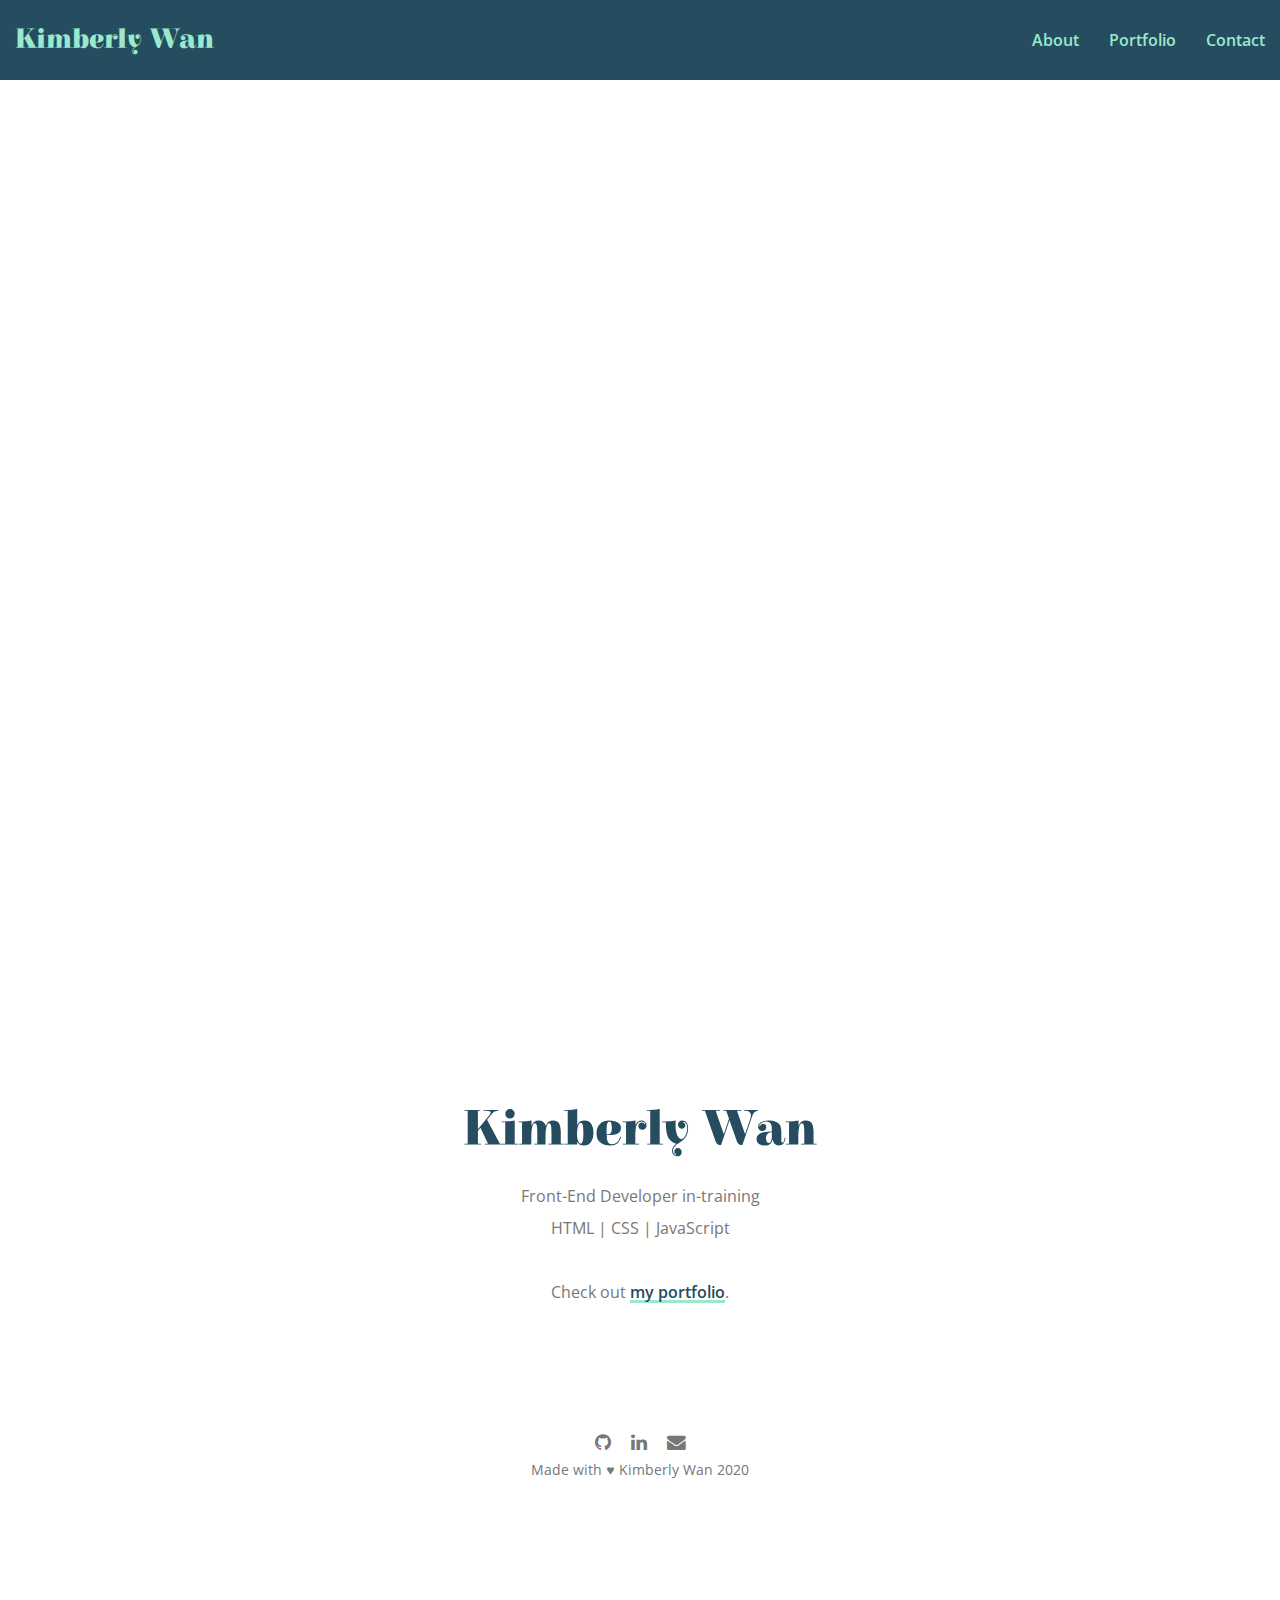
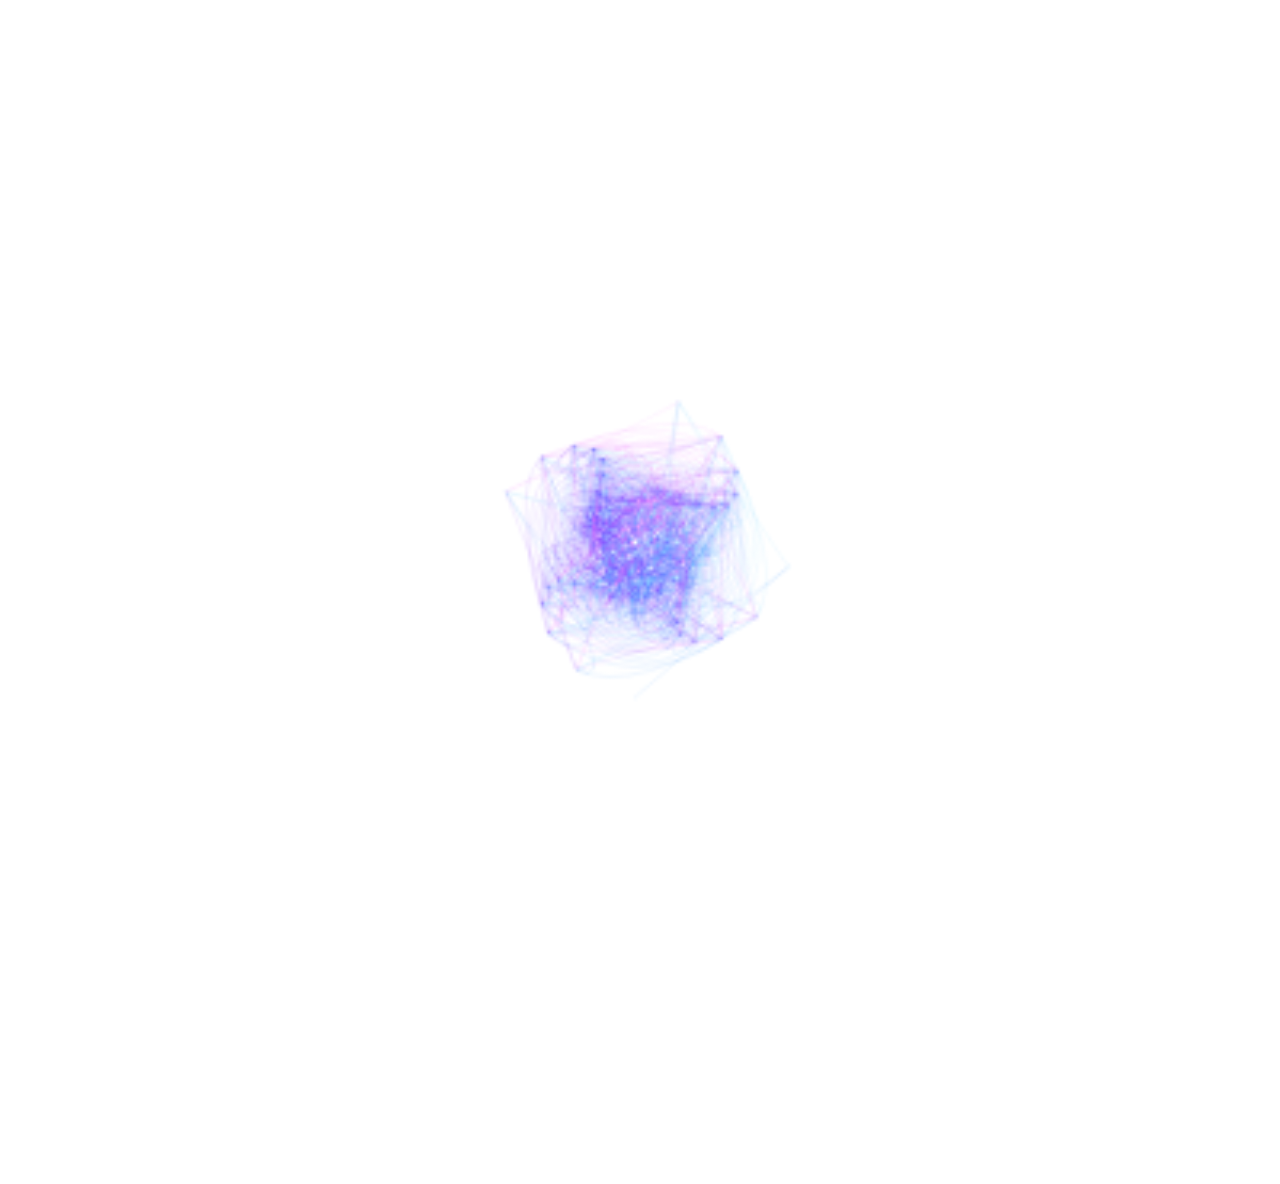
<file: index.html>
<!DOCTYPE html>
<html lang="en-GB">
  <head>
    <meta charset="utf-8" />
    <meta http-equiv="X-UA-Compatible" content="IE=edge" />
    <meta name="viewport" content="initial-scale=1, maximum-scale=1" />
    <meta name="apple-mobile-web-app-capable" content="yes" />
    <meta name="mobile-web-app-capable" content="yes" />
    <link rel="stylesheet" href="style.css" />
    <link
      href="https://fonts.googleapis.com/css2?family=Open+Sans&display=swap"
      rel="stylesheet"
    />
    <link
      href="https://fonts.googleapis.com/css2?family=Elsie:wght@900&display=swap"
      rel="stylesheet"
    />
    <link
      rel="stylesheet"
      href="https://maxcdn.bootstrapcdn.com/font-awesome/4.3.0/css/font-awesome.min.css"
    />
    <link
      rel="stylesheet"
      href="https://cdnjs.cloudflare.com/ajax/libs/animate.css/4.1.1/animate.min.css"
    />
    <title>Kimberly Wan</title>
  </head>
  <body>
    <nav class="nav-bar">
      <ul class="menu-left">
        <li><a href="/">Kimberly Wan</a></li>
      </ul>

      <ul class="menu-right">
        <li><a href="/">About</a></li>
        <li><a href="portfolio.html">Portfolio</a></li>
        <li><a href="contact.html">Contact</a></li>
      </ul>
    </nav>
    <div class="container">
      <header class="hero"></header>

      <section class="section">
        <h1 class="animate__animated animate__flipInX">Kimberly Wan</h1>

        <p>Front-End Developer in-training</p>

        <p>HTML | CSS | JavaScript</p>

        <br />
        <p>Check out <a href="a/portfolio.html">my portfolio</a>.</p>
      </section>
    </div>
    <footer>
      <nav>
        <ul>
          <li>
            <a href="https://github.com/kimberlywanst">
              <i class="fa fa-github fa-lg"></i>
            </a>
          </li>
          <li>
            <a href="https://www.linkedin.com/in/kimberlywanst" target="_blank">
              <i class="fa fa-linkedin fa-lg"></i>
            </a>
          </li>
          <li>
            <a href="mailto:kimberly.wanst@gmail.com" target="_blank">
              <i class="fa fa-envelope fa-lg"></i>
            </a>
          </li>
        </ul>
      </nav>

      <div><p>Made with &hearts; Kimberly Wan 2020</p></div>
    </footer>

    <script src="main.js"></script>
  </body>
</html>
</file>
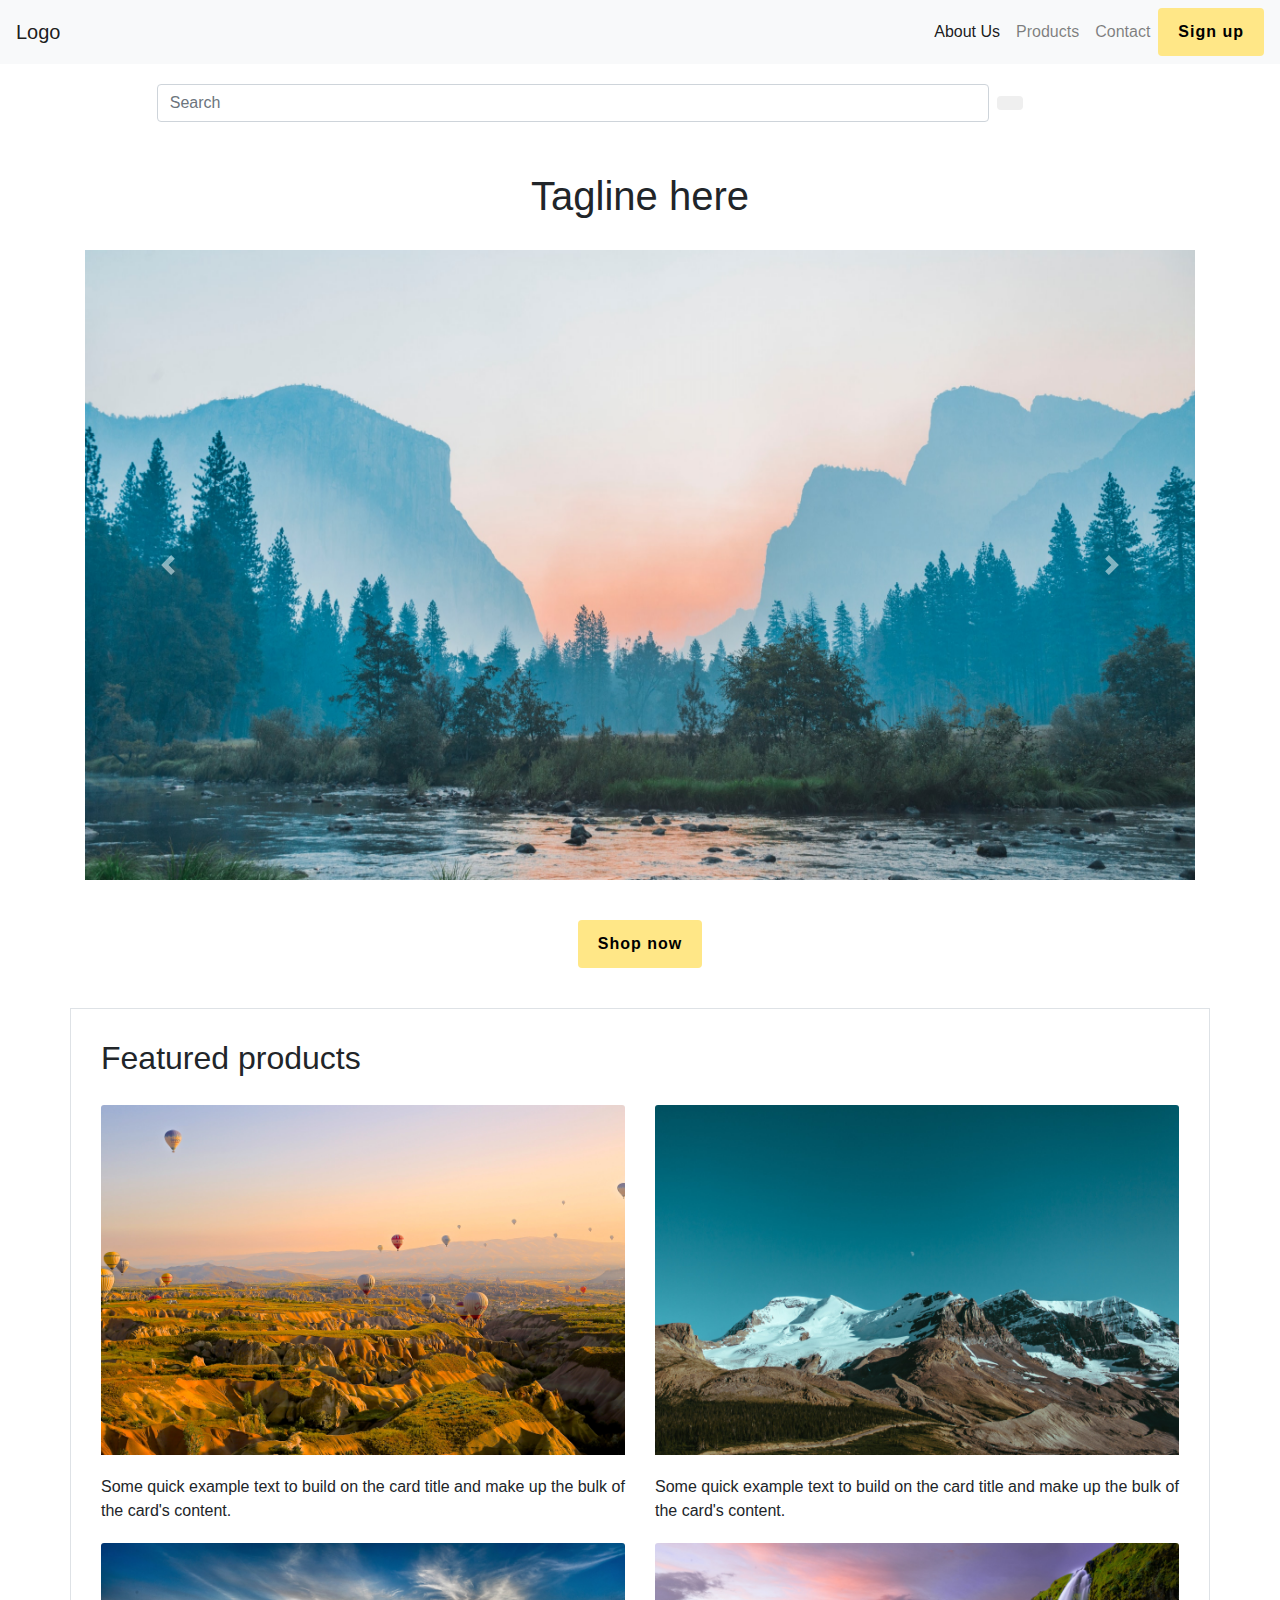
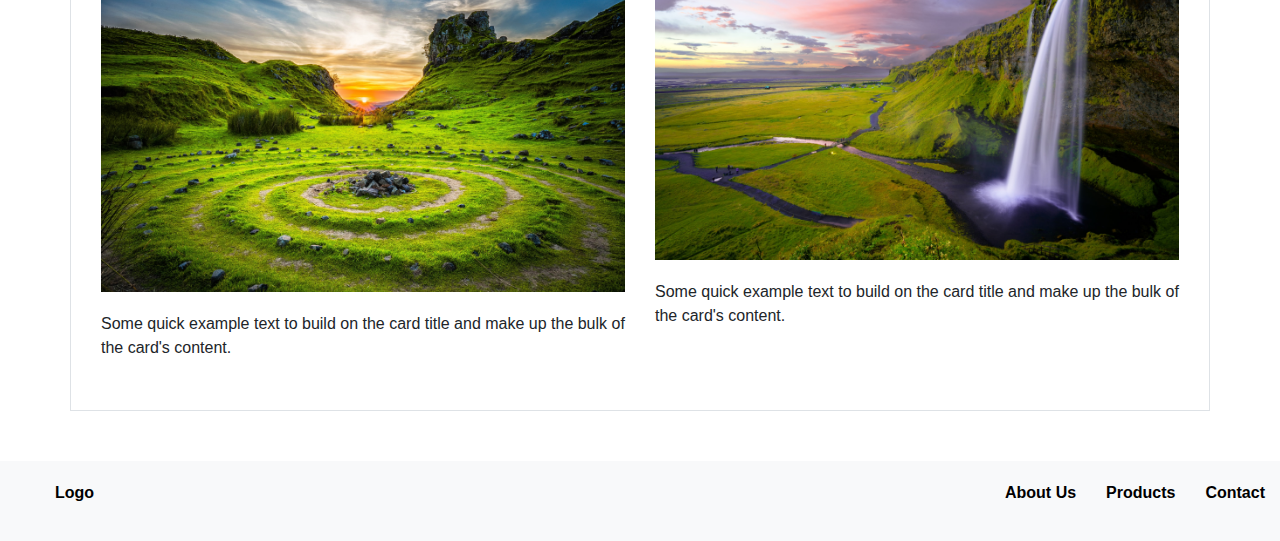
<file: task-3/index.html>
<!DOCTYPE html>
<html lang="en">
  <head>
    <meta charset="utf-8" />
    <meta
      name="viewport"
      content="width=device-width, initial-scale=1, shrink-to-fit=no"
    />

    <link
      rel="stylesheet"
      href="https://maxcdn.bootstrapcdn.com/bootstrap/4.0.0/css/bootstrap.min.css"
      integrity="sha384-Gn5384xqQ1aoWXA+058RXPxPg6fy4IWvTNh0E263XmFcJlSAwiGgFAW/dAiS6JXm"
      crossorigin="anonymous"
    />
    <link
      rel="stylesheet"
      href="https://cdnjs.cloudflare.com/ajax/libs/font-awesome/5.15.1/css/all.min.css"
      integrity="sha512-+4zCK9k+qNFUR5X+cKL9EIR+ZOhtIloNl9GIKS57V1MyNsYpYcUrUeQc9vNfzsWfV28IaLL3i96P9sdNyeRssA=="
      crossorigin="anonymous"
    />
    <link rel="stylesheet" href="assets/style.css" />

    <title>Website</title>
  </head>
  <body>
    <header>
      <nav class="navbar navbar-expand-lg navbar-light bg-light">
        <a class="navbar-brand" href="/">Logo</a>

        <div class="collapse navbar-collapse" id="navbarNavAltMarkup">
          <div class="navbar-nav ml-auto">
            <a class="nav-link active" href="pages/about-us.html">About Us</a>
            <a class="nav-link" href="pages/profile.html">Products</a>
            <a class="nav-link" href="pages/contact.html">Contact</a>
          </div>
        </div>
        <button type="button" class="btn signup-button">Sign up</button>
      </nav>

      <div class="container search-bar">
        <form class="form-inline justify-content-center">
          <input
            class="form-control mr-sm-2 w-75"
            type="search"
            placeholder="Search"
            aria-label="Search"
          />
          <button class="btn my-2 my-sm-0" type="submit">
            <span class="fas fa-shopping-cart"></span>
          </button>
        </form>
      </div>
    </header>

    <div class="container text-center">
      <h1 class="hero-heading">Tagline here</h1>

      <div
        id="carouselExampleControls"
        class="carousel slide"
        data-ride="carousel"
      >
        <div class="carousel-inner">
          <div class="carousel-item active">
            <img
              class="d-block w-100"
              src="assets/img/hero/bailey-zindel-NRQV-hBF10M-unsplash.jpg"
              alt="First slide"
            />
          </div>
          <div class="carousel-item">
            <img
              class="d-block w-100"
              src="assets/img/hero/mark-harpur-K2s_YE031CA-unsplash.jpg"
              alt="Second slide"
            />
          </div>
          <div class="carousel-item">
            <img
              class="d-block w-100"
              src="assets/img/hero/pietro-de-grandi-T7K4aEPoGGk-unsplash.jpg"
              alt="Third slide"
            />
          </div>
        </div>
        <a
          class="carousel-control-prev"
          href="#carouselExampleControls"
          role="button"
          data-slide="prev"
        >
          <span class="carousel-control-prev-icon" aria-hidden="true"></span>
          <span class="sr-only">Previous</span>
        </a>
        <a
          class="carousel-control-next"
          href="#carouselExampleControls"
          role="button"
          data-slide="next"
        >
          <span class="carousel-control-next-icon" aria-hidden="true"></span>
          <span class="sr-only">Next</span>
        </a>
      </div>
      <button class="signup-button button-padding">Shop now</button>
    </div>

    <div class="container border featured-wrapper">
      <h2 class="featured-heading">Featured products</h2>
      <div class="row">
        <div class="col">
          <div class="card border-0">
            <img
              src="assets/img/featured/daniela-cuevas-t7YycgAoVSw-unsplash.jpg"
              class="card-img-top img-fluid"
              alt="..."
            />
            <div class="card-body card-padding">
              <p class="card-text">
                Some quick example text to build on the card title and make up
                the bulk of the card's content.
              </p>
            </div>
          </div>
        </div>
        <div class="col">
          <div class="card border-0">
            <img
              src="assets/img/featured/ryan-schroeder-Gg7uKdHFb_c-unsplash.jpg"
              class="card-img-top img-fluid"
              alt="..."
            />
            <div class="card-body card-padding">
              <p class="card-text">
                Some quick example text to build on the card title and make up
                the bulk of the card's content.
              </p>
            </div>
          </div>
        </div>
      </div>
      <div class="row">
        <div class="col">
          <div class="card border-0">
            <img
              src="assets/img/featured/robert-lukeman-_RBcxo9AU-U-unsplash.jpg"
              class="card-img-top img-fluid"
              alt="..."
            />
            <div class="card-body card-padding">
              <p class="card-text">
                Some quick example text to build on the card title and make up
                the bulk of the card's content.
              </p>
            </div>
          </div>
        </div>
        <div class="col">
          <div class="card border-0">
            <img
              src="assets/img/featured/robert-lukeman-zNN6ubHmruI-unsplash.jpg"
              class="card-img-top img-fluid"
              alt="..."
            />
            <div class="card-body card-padding">
              <p class="card-text">
                Some quick example text to build on the card title and make up
                the bulk of the card's content.
              </p>
            </div>
          </div>
        </div>
      </div>
    </div>

    <footer>
      <nav class="nav-bar">
        <ul class="menu-left">
          <li><a href="/">Logo</a></li>
        </ul>

        <ul class="menu-right">
          <li><a href="pages/about-us.html">About Us</a></li>
          <li><a href="pages/profile.html">Products</a></li>
          <li><a href="pages/contact.html">Contact</a></li>
        </ul>
      </nav>
    </footer>

    <script
      src="https://code.jquery.com/jquery-3.2.1.slim.min.js"
      integrity="sha384-KJ3o2DKtIkvYIK3UENzmM7KCkRr/rE9/Qpg6aAZGJwFDMVNA/GpGFF93hXpG5KkN"
      crossorigin="anonymous"
    ></script>
    <script
      src="https://cdnjs.cloudflare.com/ajax/libs/popper.js/1.12.9/umd/popper.min.js"
      integrity="sha384-ApNbgh9B+Y1QKtv3Rn7W3mgPxhU9K/ScQsAP7hUibX39j7fakFPskvXusvfa0b4Q"
      crossorigin="anonymous"
    ></script>
    <script
      src="https://maxcdn.bootstrapcdn.com/bootstrap/4.0.0/js/bootstrap.min.js"
      integrity="sha384-JZR6Spejh4U02d8jOt6vLEHfe/JQGiRRSQQxSfFWpi1MquVdAyjUar5+76PVCmYl"
      crossorigin="anonymous"
    ></script>
  </body>
</html>
</file>
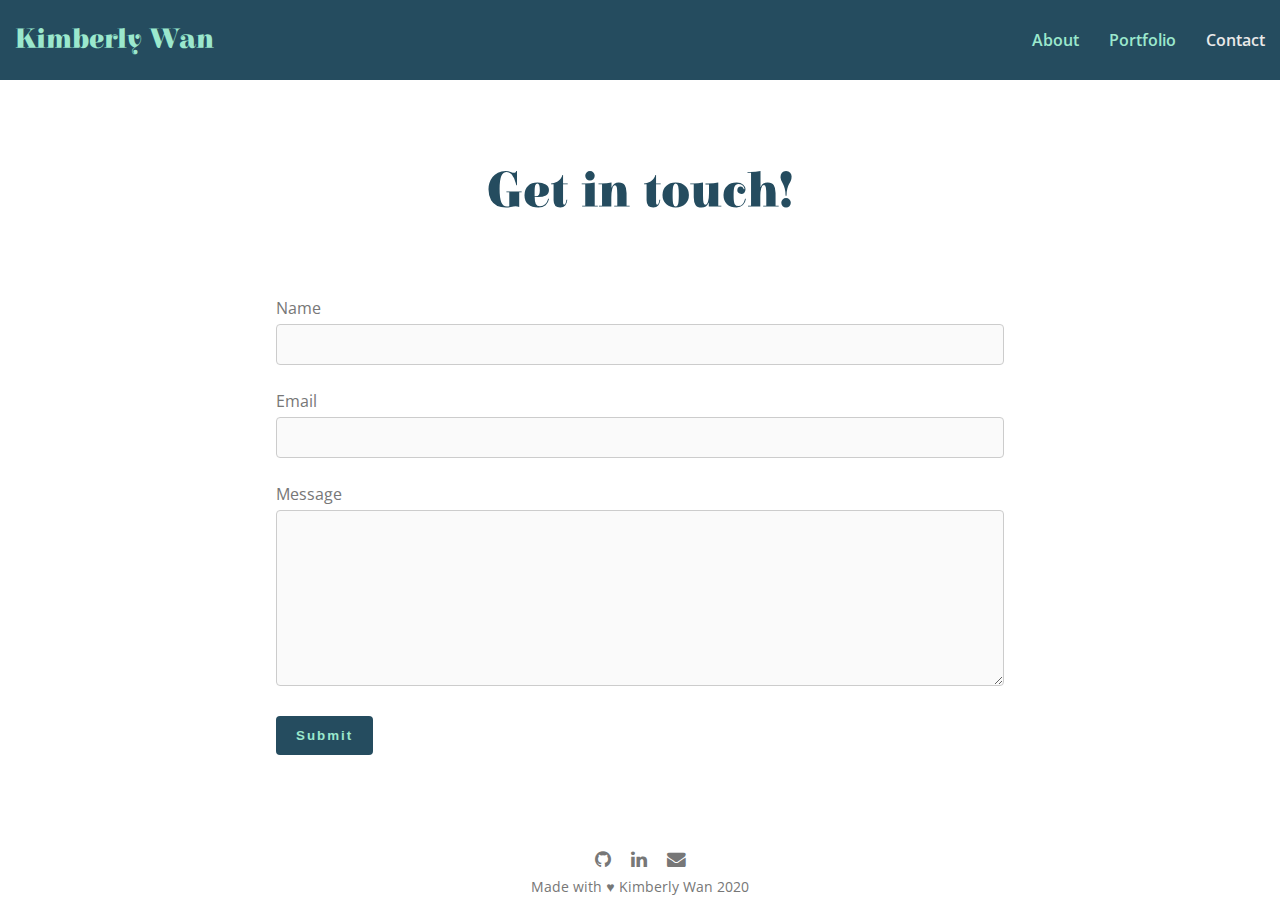
<file: contact.html>
<!DOCTYPE html>
<html lang="en">
  <head>
    <meta charset="UTF-8" />
    <meta name="viewport" content="initial-scale=1, maximum-scale=1" />
    <meta name="apple-mobile-web-app-capable" content="yes" />
    <meta name="mobile-web-app-capable" content="yes" />
    <link rel="stylesheet" href="style.css" />
    <link
      href="https://fonts.googleapis.com/css2?family=Open+Sans&display=swap"
      rel="stylesheet"
    />
    <link
      href="https://fonts.googleapis.com/css2?family=Elsie:wght@900&display=swap"
      rel="stylesheet"
    />
    <link
      rel="stylesheet"
      href="https://maxcdn.bootstrapcdn.com/font-awesome/4.3.0/css/font-awesome.min.css"
    />
    <title>Contact</title>
  </head>
  <body>
    <nav class="nav-bar">
      <ul class="menu-left">
        <li><a href="/">Kimberly Wan</a></li>
      </ul>

      <ul class="menu-right">
        <li><a href="/">About</a></li>
        <li><a href="portfolio.html">Portfolio</a></li>
        <li><a href="contact.html" class="active-page">Contact</a></li>
      </ul>
    </nav>
<div class="container">
    <div class="header-wrapper">
      <h1>Get in touch!</h1>
    </div>

    <div class="form-wrapper">
      <form method="POST" action="/action_page.php">
        <div>
          <label for="name">Name</label>
          <input type="text" id="name" required/>
        </div>
        <div>
          <label for="email">Email</label>
          <input type="email" id="email" required/>
        </div>
        <div>
          <label for="message">Message</label>
          <textarea name="message" id="message" cols="60" rows="10" required></textarea>
        </div>
        <div>
          <input class="button" type="submit" value="Submit"></input>
        </div>
      </form>
    </div>
  </div>

    <footer>
      <nav>
        <ul>
          <li>
            <a href="https://github.com/kimberlywanst">
              <i class="fa fa-github fa-lg"></i>
            </a>
          </li>
          <li>
            <a href="https://www.linkedin.com/in/kimberlywanst" target="_blank">
              <i class="fa fa-linkedin fa-lg"></i>
            </a>
          </li>
          <li>
            <a href="mailto:kimberly.wanst@gmail.com" target="_blank">
              <i class="fa fa-envelope fa-lg"></i>
            </a>
          </li>
        </ul>
      </nav>

      <div><p>Made with &hearts; Kimberly Wan 2020</p></div>
    </footer>
  </body>
</html>
</file>
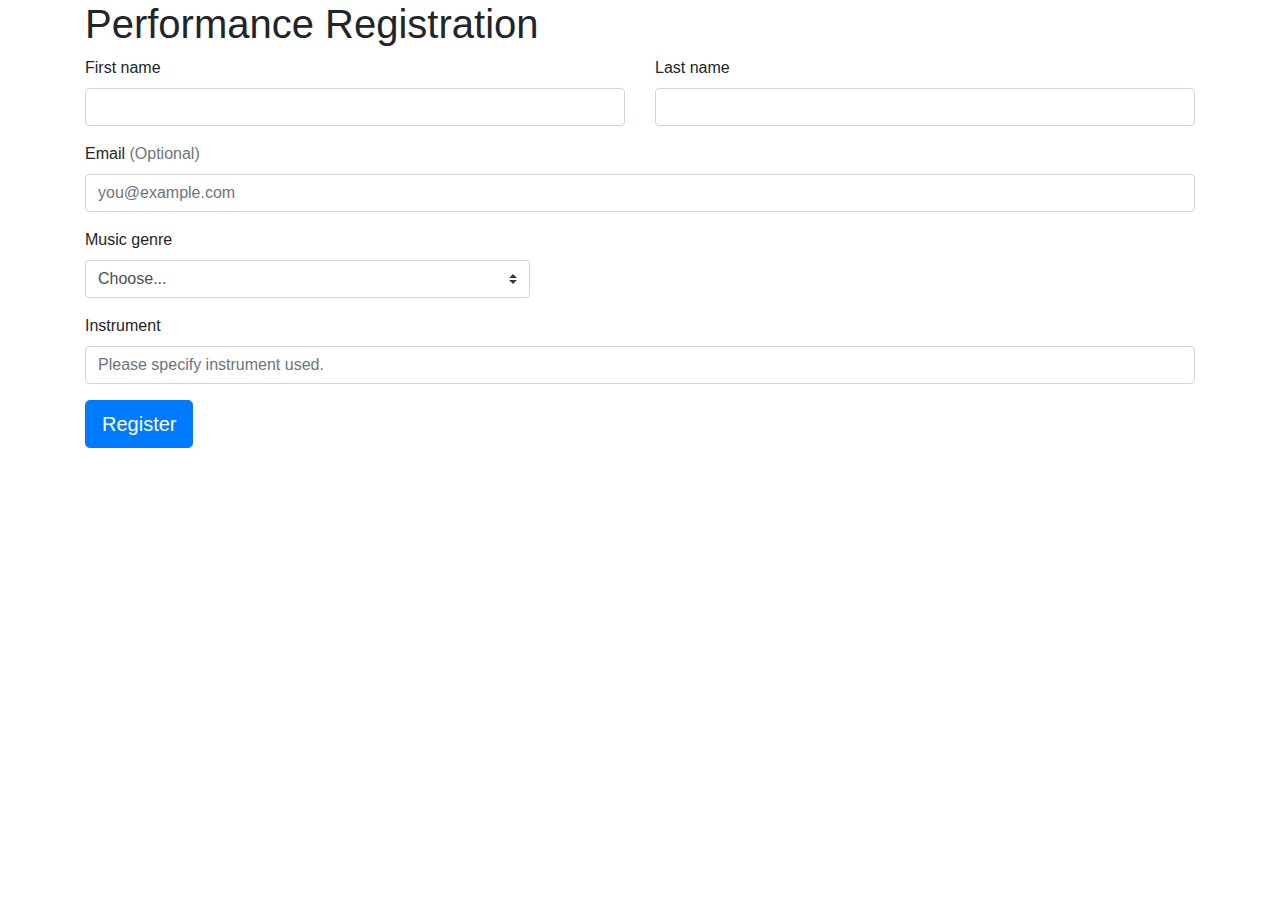
<file: form.html>
<!DOCTYPE html>
<html lang="en">
  <head>
    <!-- Required meta tags -->
    <meta charset="utf-8" />
    <meta
      name="viewport"
      content="width=device-width, initial-scale=1, shrink-to-fit=no"
    />

    <!-- Bootstrap CSS -->
    <link
      rel="stylesheet"
      href="https://stackpath.bootstrapcdn.com/bootstrap/4.4.1/css/bootstrap.min.css"
      integrity="sha384-Vkoo8x4CGsO3+Hhxv8T/Q5PaXtkKtu6ug5TOeNV6gBiFeWPGFN9MuhOf23Q9Ifjh"
      crossorigin="anonymous"
    />

    <title>Performance Registration</title>
  </head>
  <body>
    <div class="container">
      <h1>Performance Registration</h1>
      <form class="needs-validation" novalidate="">
        <div class="row">
          <div class="col-md-6 mb-3">
            <label for="firstName">First name</label>
            <input
              type="text"
              class="form-control"
              id="firstName"
              placeholder=""
              value=""
              required=""
            />
            <div class="invalid-feedback">Valid first name is required.</div>
          </div>
          <div class="col-md-6 mb-3">
            <label for="lastName">Last name</label>
            <input
              type="text"
              class="form-control"
              id="lastName"
              placeholder=""
              value=""
              required=""
            />
            <div class="invalid-feedback">Valid last name is required.</div>
          </div>
        </div>

        <div class="mb-3">
          <label for="email"
            >Email <span class="text-muted">(Optional)</span></label
          >
          <input
            type="email"
            class="form-control"
            id="email"
            placeholder="you@example.com"
          />
          <div class="invalid-feedback">
            Please enter a valid email address for shipping updates.
          </div>
        </div>

        <div class="row">
          <div class="col-md-5 mb-3">
            <label for="genre">Music genre</label>
            <select class="custom-select d-block w-100" id="genre" required="">
              <option value="">Choose...</option>
              <option>Classical</option>
              <option>EDM</option>
              <option>Hip-hop</option>
              <option>Jazz</option>
              <option>Rock</option>
            </select>
            <div class="invalid-feedback">Please select a genre.</div>
          </div>
        </div>

        <div class="mb-3">
          <label for="genre">Instrument</label>
          <input
            type="text"
            class="form-control"
            id="genre"
            placeholder="Please specify instrument used."
            required=""
          />
          <div class="invalid-feedback">Please enter music genre.</div>
        </div>

        <button class="btn btn-primary btn-lg" type="submit">Register</button>
      </form>
    </div>

    <!-- Optional JavaScript -->
    <!-- jQuery first, then Popper.js, then Bootstrap JS -->
    <script
      src="https://code.jquery.com/jquery-3.4.1.slim.min.js"
      integrity="sha384-J6qa4849blE2+poT4WnyKhv5vZF5SrPo0iEjwBvKU7imGFAV0wwj1yYfoRSJoZ+n"
      crossorigin="anonymous"
    ></script>
    <script
      src="https://cdn.jsdelivr.net/npm/popper.js@1.16.0/dist/umd/popper.min.js"
      integrity="sha384-Q6E9RHvbIyZFJoft+2mJbHaEWldlvI9IOYy5n3zV9zzTtmI3UksdQRVvoxMfooAo"
      crossorigin="anonymous"
    ></script>
    <script
      src="https://stackpath.bootstrapcdn.com/bootstrap/4.4.1/js/bootstrap.min.js"
      integrity="sha384-wfSDF2E50Y2D1uUdj0O3uMBJnjuUD4Ih7YwaYd1iqfktj0Uod8GCExl3Og8ifwB6"
      crossorigin="anonymous"
    ></script>
  </body>
</html>
</file>
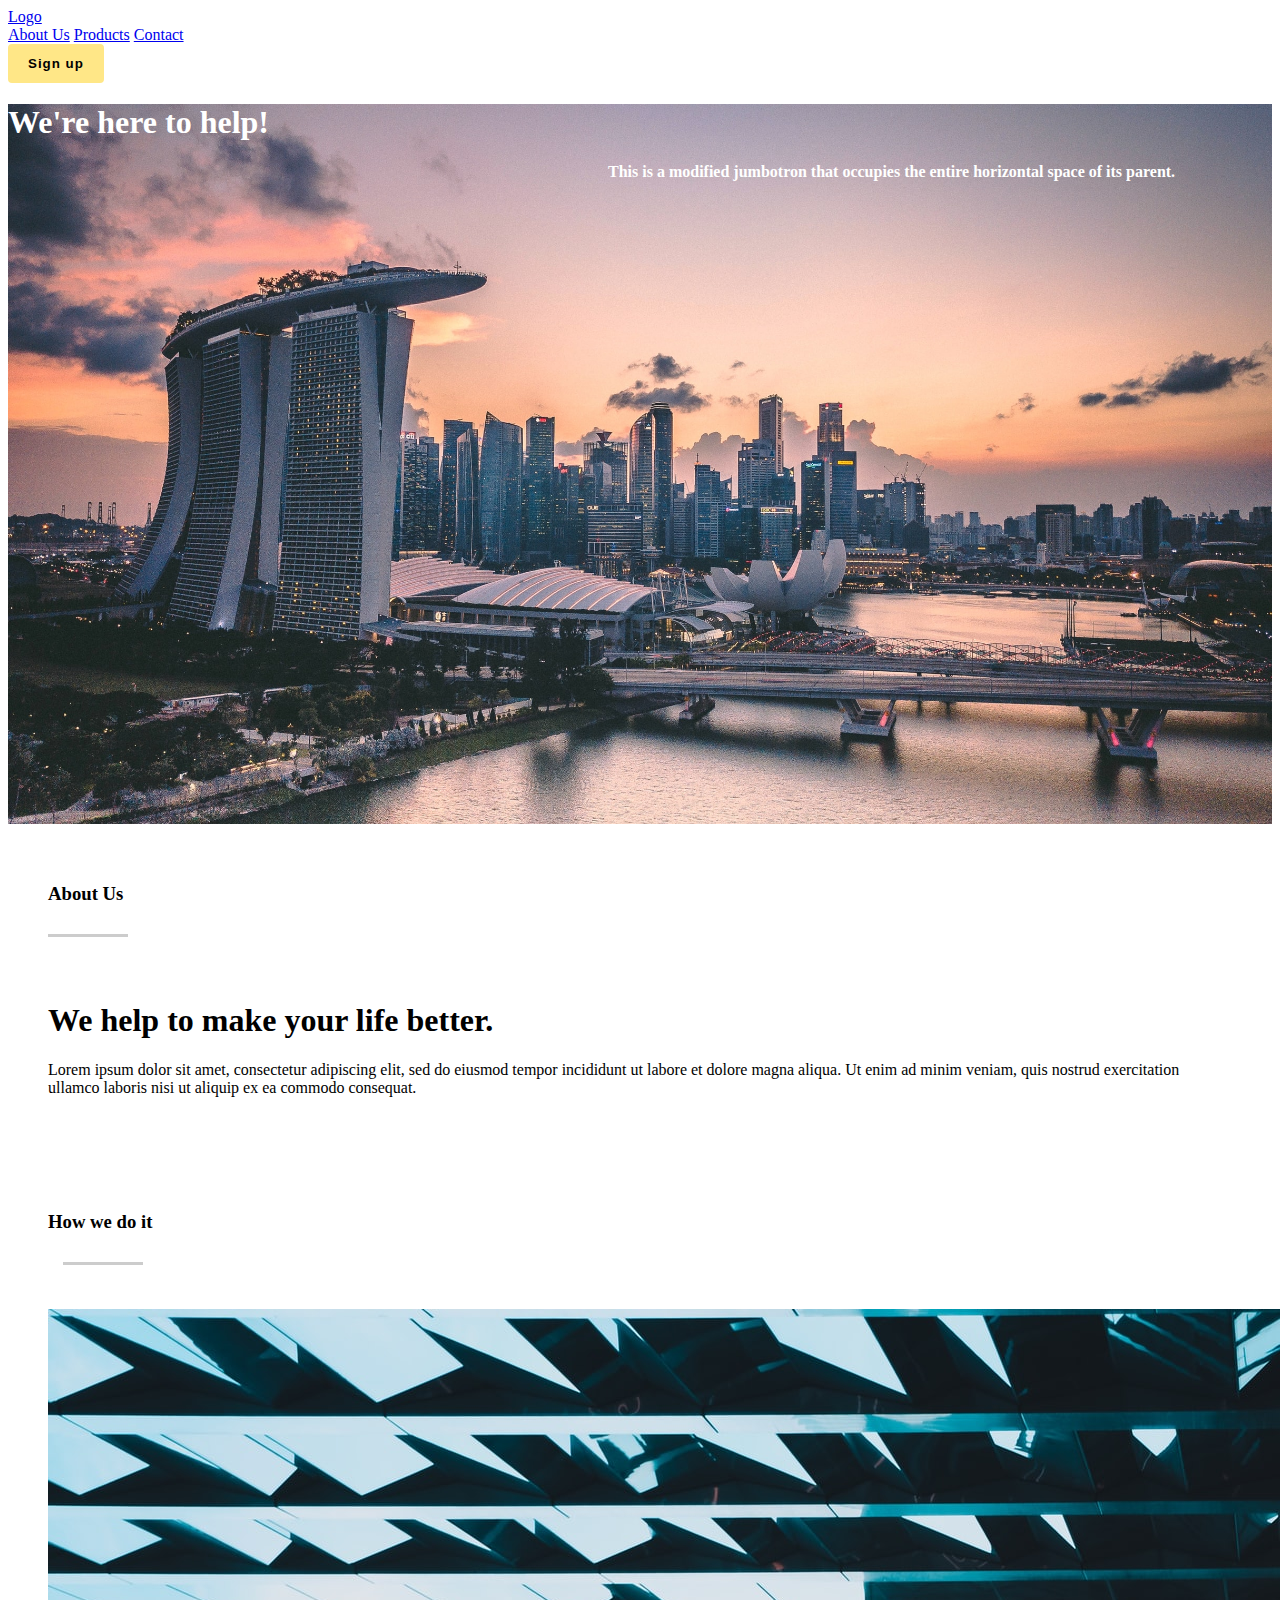
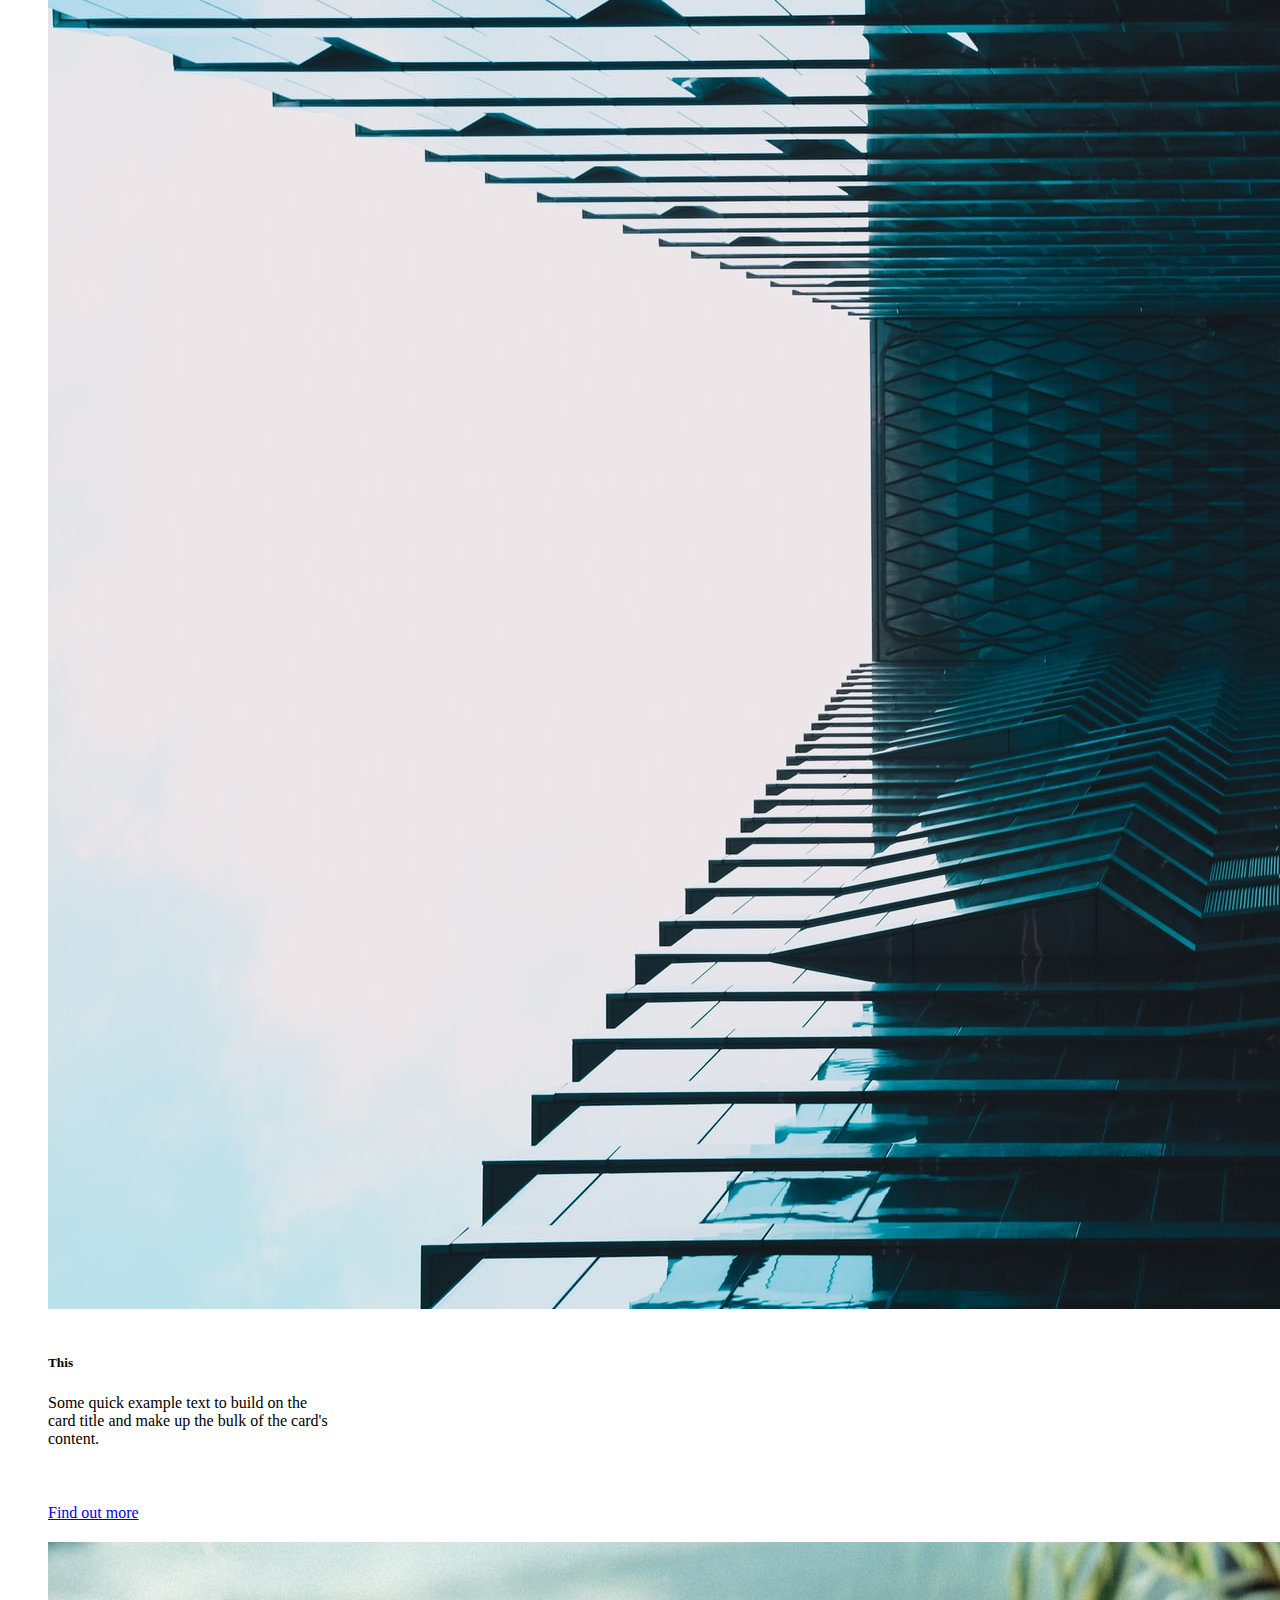
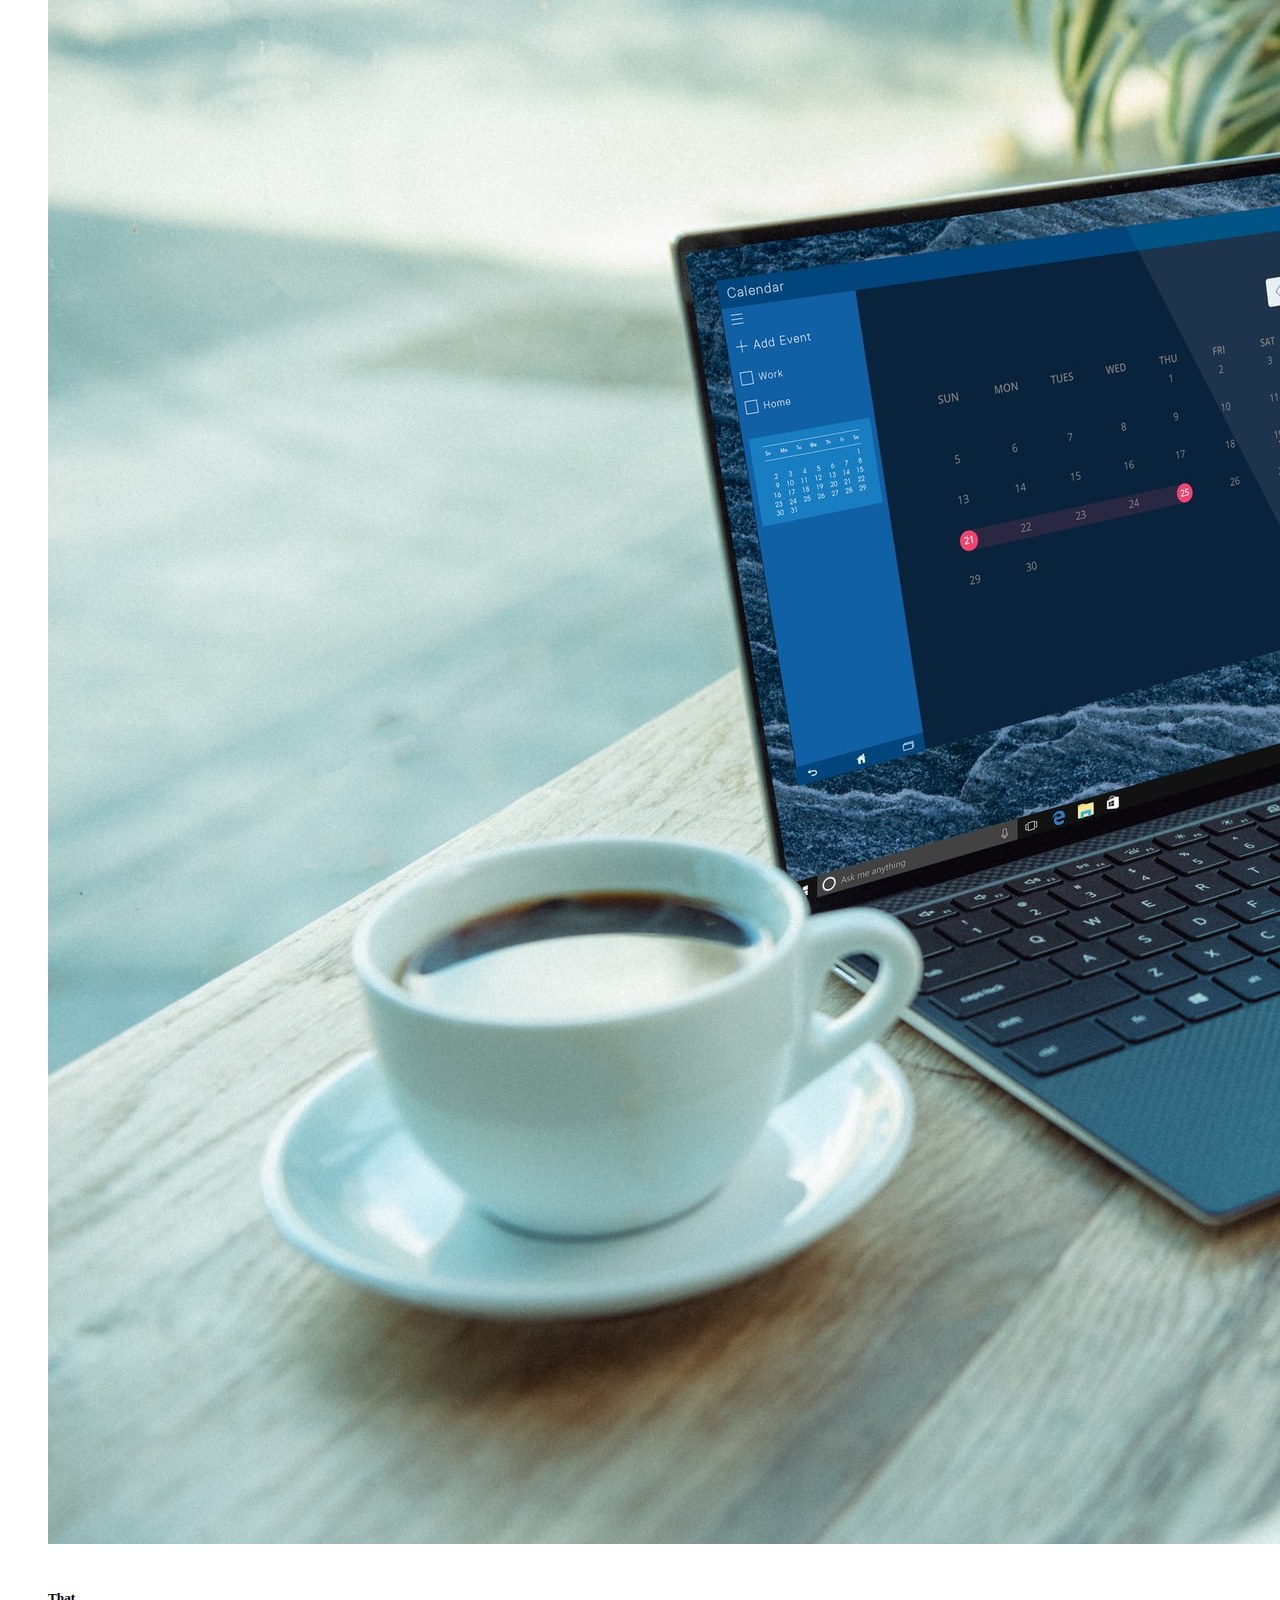
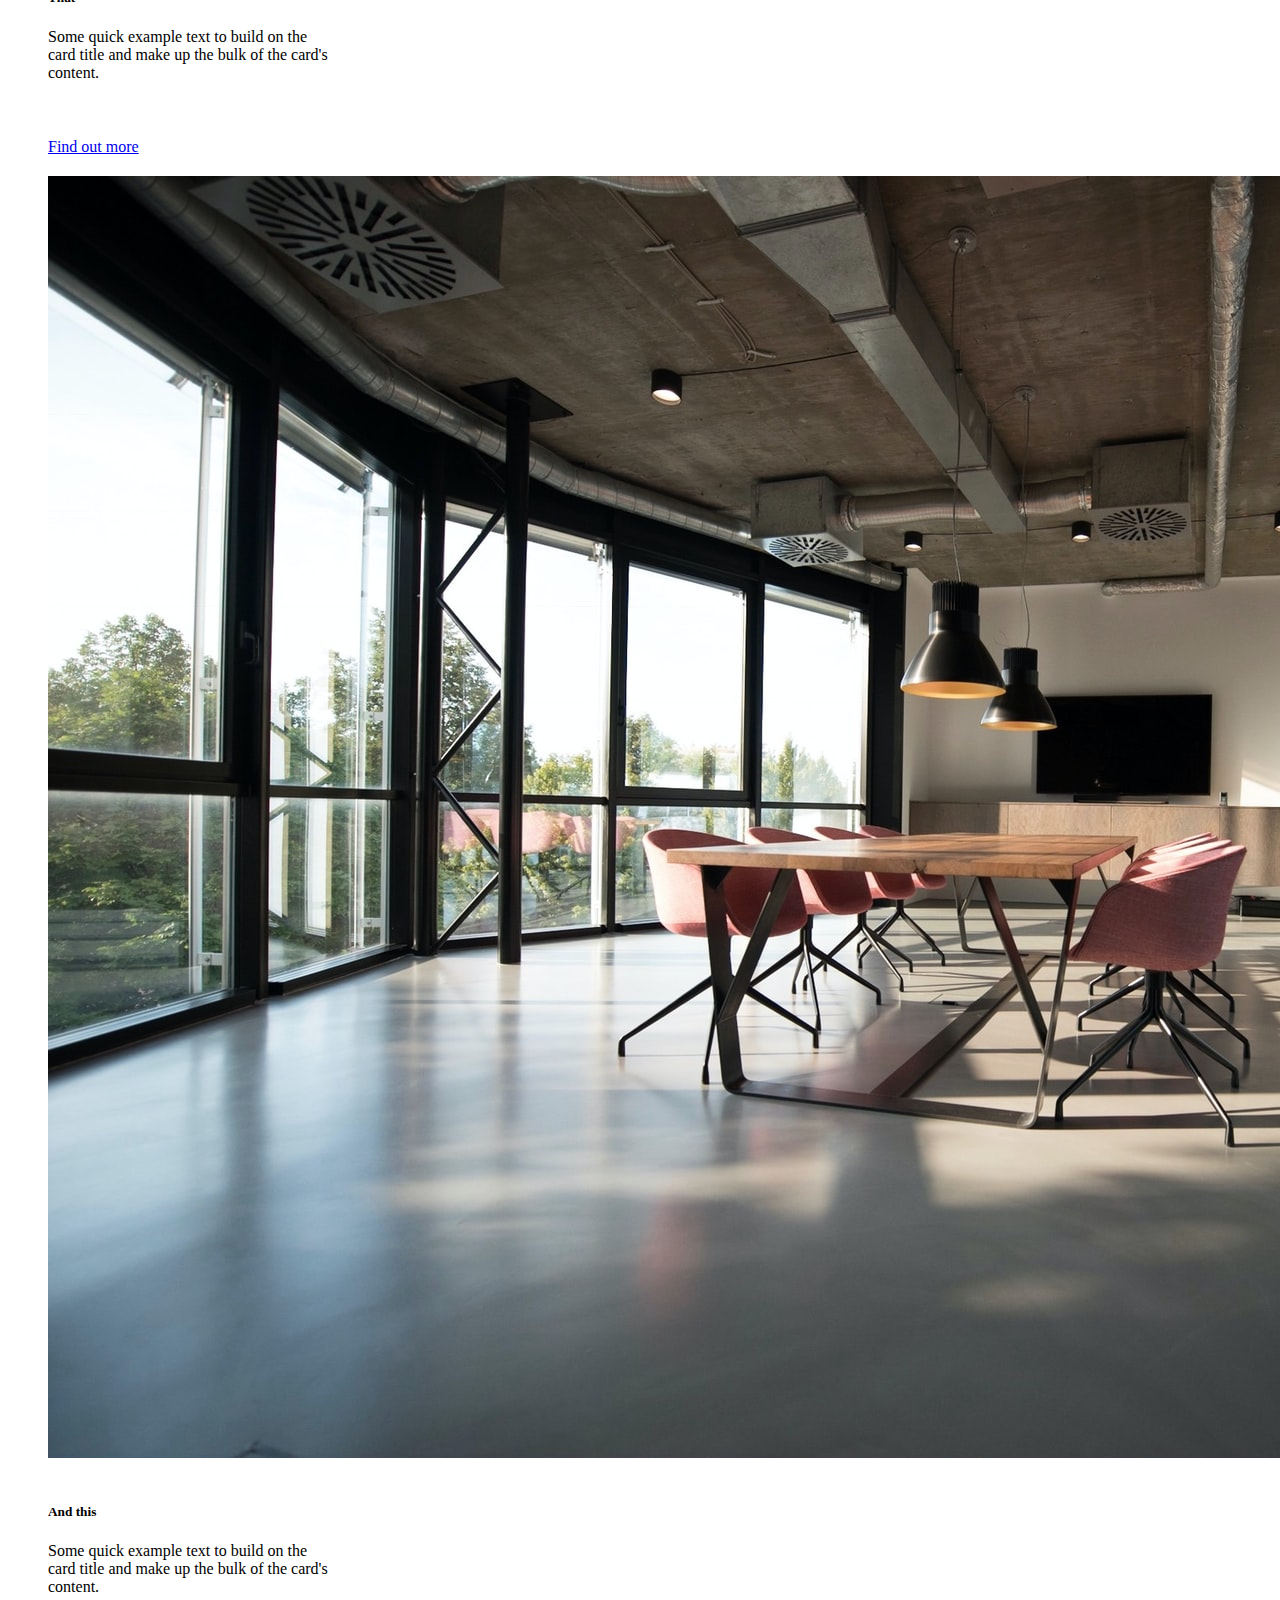
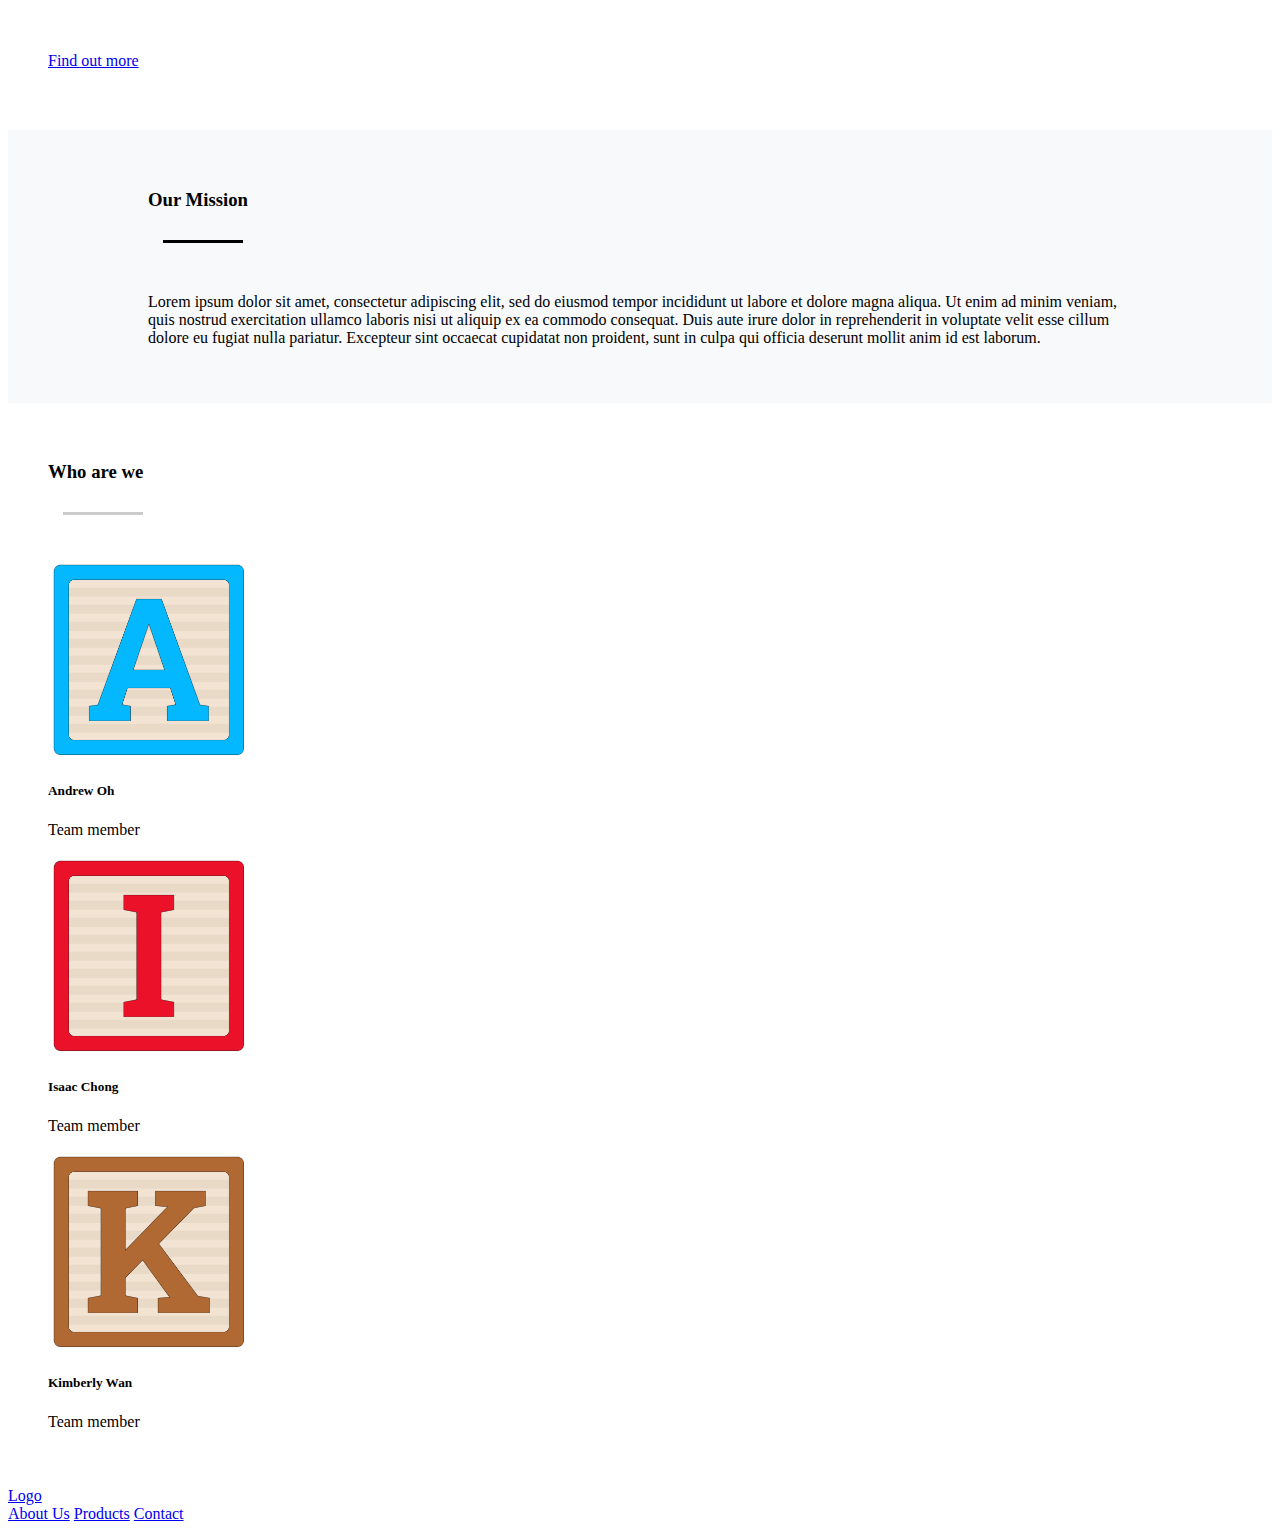
<file: task-3/pages/about-us.html>
<!DOCTYPE html>
<html lang="en">
  <head>
    <meta charset="utf-8" />
    <meta
      name="viewport"
      content="width=device-width, initial-scale=1, shrink-to-fit=no"
    />

    <link
      rel="stylesheet"
      href="https://cdn.jsdelivr.net/npm/bootstrap@4.5.3/dist/css/bootstrap.min.css"
      integrity="sha384-TX8t27EcRE3e/ihU7zmQxVncDAy5uIKz4rEkgIXeMed4M0jlfIDPvg6uqKI2xXr2"
      crossorigin="anonymous"
    />
    <link rel="stylesheet" href="../assets/style.css" />

    <title>About Us</title>
  </head>
  <body>
    <header>
      <nav class="navbar navbar-expand-lg navbar-light bg-light">
        <a class="navbar-brand" href="../index.html">Logo</a>

        <div class="collapse navbar-collapse" id="navbarNavAltMarkup">
          <div class="navbar-nav ml-auto">
            <a class="nav-link active" href="about-us.html">About Us</a>
            <a class="nav-link" href="profile.html">Products</a>
            <a class="nav-link" href="contact.html">Contact</a>
          </div>
        </div>
        <button type="button" class="btn signup-button">Sign up</button>
      </nav>
    </header>

    <div class="jumbotron jumbotron-fluid hero">
      <div class="container">
        <h1 class="display-4 text-right font-light">We're here to help!</h1>
        <p class="lead text-right font-light">
          This is a modified jumbotron that occupies the entire horizontal space
          of its parent.
        </p>
      </div>
    </div>

    <div class="container wrapper">
      <div class="row">
        <div class="col">
          <h3>About Us</h3>
          <div class="underline-custom"></div>
        </div>
        <div class="col">
          <h1>We help to make your life better.</h1>
          <p>
            Lorem ipsum dolor sit amet, consectetur adipiscing elit, sed do
            eiusmod tempor incididunt ut labore et dolore magna aliqua. Ut enim
            ad minim veniam, quis nostrud exercitation ullamco laboris nisi ut
            aliquip ex ea commodo consequat.
          </p>
        </div>
      </div>
    </div>

    <div class="container wrapper">
      <h3>How we do it</h3>
      <div class="row">
        <div class="underline"></div>
      </div>
      <div class="row">
        <div class="col">
          <div class="card border-0" style="width: 18rem">
            <img
              src="../assets/img/about-us/card-1.jpg"
              class="card-img-top rounded"
              alt="..."
            />
            <div class="card-body card-padding">
              <h5 class="card-title">This</h5>
              <p class="card-text">
                Some quick example text to build on the card title and make up
                the bulk of the card's content.
              </p>
            </div>

            <div class="card-body card-padding">
              <a href="#" class="card-link">Find out more</a>
            </div>
          </div>
        </div>
        <div class="col">
          <div class="card border-0" style="width: 18rem">
            <img
              src="../assets/img/about-us/card-2.jpg"
              class="card-img-top rounded"
              alt="..."
            />
            <div class="card-body card-padding">
              <h5 class="card-title">That</h5>
              <p class="card-text">
                Some quick example text to build on the card title and make up
                the bulk of the card's content.
              </p>
            </div>

            <div class="card-body card-padding">
              <a href="#" class="card-link">Find out more</a>
            </div>
          </div>
        </div>
        <div class="col">
          <div class="card border-0" style="width: 18rem">
            <img
              src="../assets/img/about-us/card-3.jpg"
              class="card-img-top rounded"
              alt="..."
            />
            <div class="card-body card-padding">
              <h5 class="card-title">And this</h5>
              <p class="card-text">
                Some quick example text to build on the card title and make up
                the bulk of the card's content.
              </p>
            </div>

            <div class="card-body card-padding">
              <a href="#" class="card-link">Find out more</a>
            </div>
          </div>
        </div>
      </div>
    </div>

    <div class="container-fluid content-wrapper">
      <h3>Our Mission</h3>
      <div class="row">
        <div class="underline-dark"></div>
      </div>
      <div>
        <p>
          Lorem ipsum dolor sit amet, consectetur adipiscing elit, sed do
          eiusmod tempor incididunt ut labore et dolore magna aliqua. Ut enim ad
          minim veniam, quis nostrud exercitation ullamco laboris nisi ut
          aliquip ex ea commodo consequat. Duis aute irure dolor in
          reprehenderit in voluptate velit esse cillum dolore eu fugiat nulla
          pariatur. Excepteur sint occaecat cupidatat non proident, sunt in
          culpa qui officia deserunt mollit anim id est laborum.
        </p>
      </div>
    </div>

    <div class="container wrapper">
      <h3>Who are we</h3>
      <div class="row">
        <div class="underline"></div>
      </div>
      <div class="row justify-content-around text-center">
        <div class="col mx-auto">
          <div class="card border-0" style="width: 18rem">
            <img
              src="../assets/img/about-us/letter-a.png"
              class="card-img-top card-profile rounded-circle mx-auto"
              alt="..."
            />
            <div class="card-body">
              <h5 class="card-title">Andrew Oh</h5>
              <p class="card-text">Team member</p>
            </div>
          </div>
        </div>
        <div class="col">
          <div class="card border-0" style="width: 18rem">
            <img
              src="../assets/img/about-us/letter-i.png"
              class="card-img-top card-profile rounded-circle mx-auto"
              alt="..."
            />
            <div class="card-body">
              <h5 class="card-title">Isaac Chong</h5>
              <p class="card-text">Team member</p>
            </div>
          </div>
        </div>
        <div class="col">
          <div class="card border-0" style="width: 18rem">
            <img
              src="../assets/img/about-us/letter-k.png"
              class="card-img-top card-profile rounded-circle mx-auto"
              alt="..."
            />
            <div class="card-body">
              <h5 class="card-title">Kimberly Wan</h5>
              <p class="card-text">Team member</p>
            </div>
          </div>
        </div>
      </div>
    </div>

    <footer>
      <nav class="navbar navbar-expand-lg navbar-light bg-light">
        <a class="navbar-brand" href="../index.html">Logo</a>

        <div class="collapse navbar-collapse" id="navbarNavAltMarkup">
          <div class="navbar-nav ml-auto">
            <a class="nav-link active" href="about-us.html">About Us</a>
            <a class="nav-link" href="profile.html">Products</a>
            <a class="nav-link" href="contact.html">Contact</a>
          </div>
        </div>
      </nav>
    </footer>

    <script
      src="https://code.jquery.com/jquery-3.5.1.slim.min.js"
      integrity="sha384-DfXdz2htPH0lsSSs5nCTpuj/zy4C+OGpamoFVy38MVBnE+IbbVYUew+OrCXaRkfj"
      crossorigin="anonymous"
    ></script>
    <script
      src="https://cdn.jsdelivr.net/npm/bootstrap@4.5.3/dist/js/bootstrap.bundle.min.js"
      integrity="sha384-ho+j7jyWK8fNQe+A12Hb8AhRq26LrZ/JpcUGGOn+Y7RsweNrtN/tE3MoK7ZeZDyx"
      crossorigin="anonymous"
    ></script>
  </body>
</html>
</file>
<file: style.css>
/* Core style variables */
:root {
  --color-light: #e9e9e9;
  --color-dark-blue: #254c5f;
  --color-light-blue: #9be8cd;
  --color-grey: #777;
}

* {
  margin: 0;
  padding: 0;
  box-sizing: border-box;
}

body {
  font-family: "Open Sans", sans-serif;
  font-size: 16px;
  color: var(--color-grey);
  line-height: 2;
  display: flex;
  flex-direction: column;
  min-height: 100vh;
}

ul {
  list-style: none;
}

.nav-bar {
  background: var(--color-dark-blue);
  display: flex;
  justify-content: space-between;
  align-items: center;
  height: 80px;
}

.nav-bar .menu-left {
  font-family: "Elsie", cursive;
  font-size: 28px;
}

.nav-bar ul {
  display: flex;
}

.nav-bar ul li {
  padding: 0 15px;
}

.nav-bar ul li a {
  text-decoration: none;
  color: var(--color-light-blue);
  font-weight: 600;
  transition: color 170ms ease-in-out;
}

.nav-bar ul li a:hover {
  color: var(--color-light);
  cursor: pointer;
}

.nav-bar ul li a.active-page {
  color: var(--color-light);
}

.container {
  flex-grow: 1; /* pushes footer to bottom of page */
}

.hero {
  height: 100vh;
  background: url("https://images.pexels.com/photos/533923/pexels-photo-533923.jpeg?auto=compress&cs=tinysrgb&dpr=2&h=750&w=1260");
  background-repeat: no-repeat;
  background-position: center;
  background-size: cover; /* Resize to cover entire container */
  background-attachment: fixed; /* Image will not scroll with page */
}

.section {
  width: 90%;
  max-width: 960px;
  margin: auto;
  padding: 100px 80px;
  overflow: hidden;
  text-align: center;
}

h1 {
  color: var(--color-dark-blue);
  font-family: "Elsie", cursive;
  font-size: 50px;
  font-weight: 700;
  text-align: center;
}

.section a {
  text-decoration: none;
  font-weight: 600;
  color: var(--color-dark-blue);
  box-shadow: inset 0 -3px 0 0 var(--color-light-blue);
  transition: all 0.2s ease-in-out;
}

.section a:hover {
  box-shadow: inset 0 -20px 0 0 var(--color-light-blue);
}

.header-wrapper {
  margin-top: 62px;
}

.form-wrapper {
  width: 60%;
  margin: auto;
  padding: 50px 20px;
}

form input[type="text"],
form input[type="email"],
form textarea {
  width: 100%;
  padding: 12px;
  border: 1px solid #ccc;
  border-radius: 4px;
  background: #fafafa;
}

form label {
  padding: 12px 12px 12px 0;
}

form div {
  margin-bottom: 20px;
}

form .button {
  background: var(--color-dark-blue);
  color: var(--color-light-blue);
  padding: 12px 20px;
  font-weight: 700;
  border: none;
  border-radius: 4px;
  cursor: pointer;
  letter-spacing: 2px;
  transition: color 0.5s ease-in-out;
}

form .button:hover {
  background: var(--color-light-blue);
  color: var(--color-dark-blue);
}

footer {
  text-align: center;
  margin: auto;
  font-size: 14px;
  padding: 20px;
}

footer ul {
  display: flex;
  justify-content: center;
}

footer a {
  text-decoration: none;
  color: var(--color-grey);
  margin: 0 10px;
  transition: color 170ms ease-in-out;
}

footer a:hover {
  color: var(--color-dark-blue);
  cursor: pointer;
}

@media (max-width: 600px) {
  .hero {
    background-attachment: scroll;
  }

  .section {
    padding: 60px 40px;
  }

  .nav-bar .menu-left {
    font-size: 18px;
  }

  .nav-bar .menu-right {
    font-size: 14px;
  }

  .section h1,
  .container h1 {
    font-size: 34px;
  }

  .form-wrapper {
    width: 80%;
    padding: 30px 10px;
  }
}
</file>
<file: task-3/assets/style.css>
#sell-button {
  padding: 0.375rem 1.5rem;
}

.carousel-wrapper {
  margin-top: 30px;
  padding-left: 0px;
  padding-right: 0px;
}

.explore-wrapper {
  margin-top: 30px;
  padding-top: 15px;
  padding-bottom: 15px;
  margin-bottom: 30px;
}

h4 {
  margin-bottom: 1rem;
}

.card-padding {
  padding: 1.25rem 0;
}

.banner {
  background: salmon;
  height: 128px;
  width: 100%;
}

.profile-nav {
  padding: 10px;
}

.links {
  margin-right: 20px;
}

#profile-picture {
  width: 130px;
  height: 130px;
  margin-top: -50px;
  background: #fff;
}

.checked {
  color: orange;
}

.no-padding {
  padding: 0;
}

svg {
  width: 20px;
  height: 20px;
}

.hero {
  background: url(img/about-us/hero.jpg) no-repeat center center;
  background-size: cover;
  height: 80vh;
}

.font-light {
  color: #fff;
  font-weight: 600;
}

.jumbotron p {
  margin-left: 600px;
}

.underline {
  display: inline-block;
  border-top: 3px solid #ccc;
  width: 80px;
  margin: 10px 15px 40px;
}

.underline-custom {
  display: inline-block;
  border-top: 3px solid #ccc;
  width: 80px;
  margin: 10px 0 40px;
}

.underline-dark {
  display: inline-block;
  border-top: 3px solid #000;
  width: 80px;
  margin: 10px 15px 30px;
}

h1,
h3 {
  display: block;
  /* padding-bottom: 20px; */
}

.wrapper {
  padding: 40px;
}

.content-wrapper {
  background: #f8f9fa;
  padding: 40px 140px;
}

.card-profile {
  display: flex;
  justify-content: space-around;
  width: 70%;
  height: 70%;
  object-fit: cover;
}

/* test.html */
ul {
  list-style: none;
}

.nav-bar {
  background: #f8f9fa;
  display: flex;
  justify-content: space-between;
  align-items: center;
  height: 80px;
}

.nav-bar ul {
  display: flex;
}

.nav-bar ul li {
  padding: 0 15px;
}

.nav-bar ul li a {
  text-decoration: none;
  color: #000;
  font-weight: 600;
  transition: color 170ms ease-in-out;
}

.signup-button {
  background: #ffe787;
  padding: 12px 20px;
  font-weight: 700;
  border: none;
  border-radius: 4px;
  cursor: pointer;
  letter-spacing: 1px;
}

.search-bar {
  margin: 20px;
}

.input-field {
  max-width: 32%;
}

.hero-heading {
  margin: 50px 0 30px;
}

.carousel-item {
  height: 70vh;
}

.carousel-item img {
  position: absolute;
  object-fit: cover;
  top: 0;
  left: 0;
  min-height: 70vh;
}

.button-padding {
  margin: 40px 0;
}

.featured-heading {
  padding-bottom: 20px;
}

.featured-wrapper {
  padding: 30px;
  margin-bottom: 50px;
}

.header-wrapper {
  text-align: center;
  margin: 30px 0 0;
}

.form-wrapper {
  width: 60%;
  margin: auto;
  padding: 50px 20px;
}

form input[type="text"],
form input[type="email"],
form textarea {
  width: 100%;
  padding: 12px;
  border: 1px solid #ccc;
  border-radius: 4px;
  background: #fafafa;
}

form label {
  padding: 12px 12px 12px 0;
}

form div {
  margin-bottom: 20px;
}
</file>
